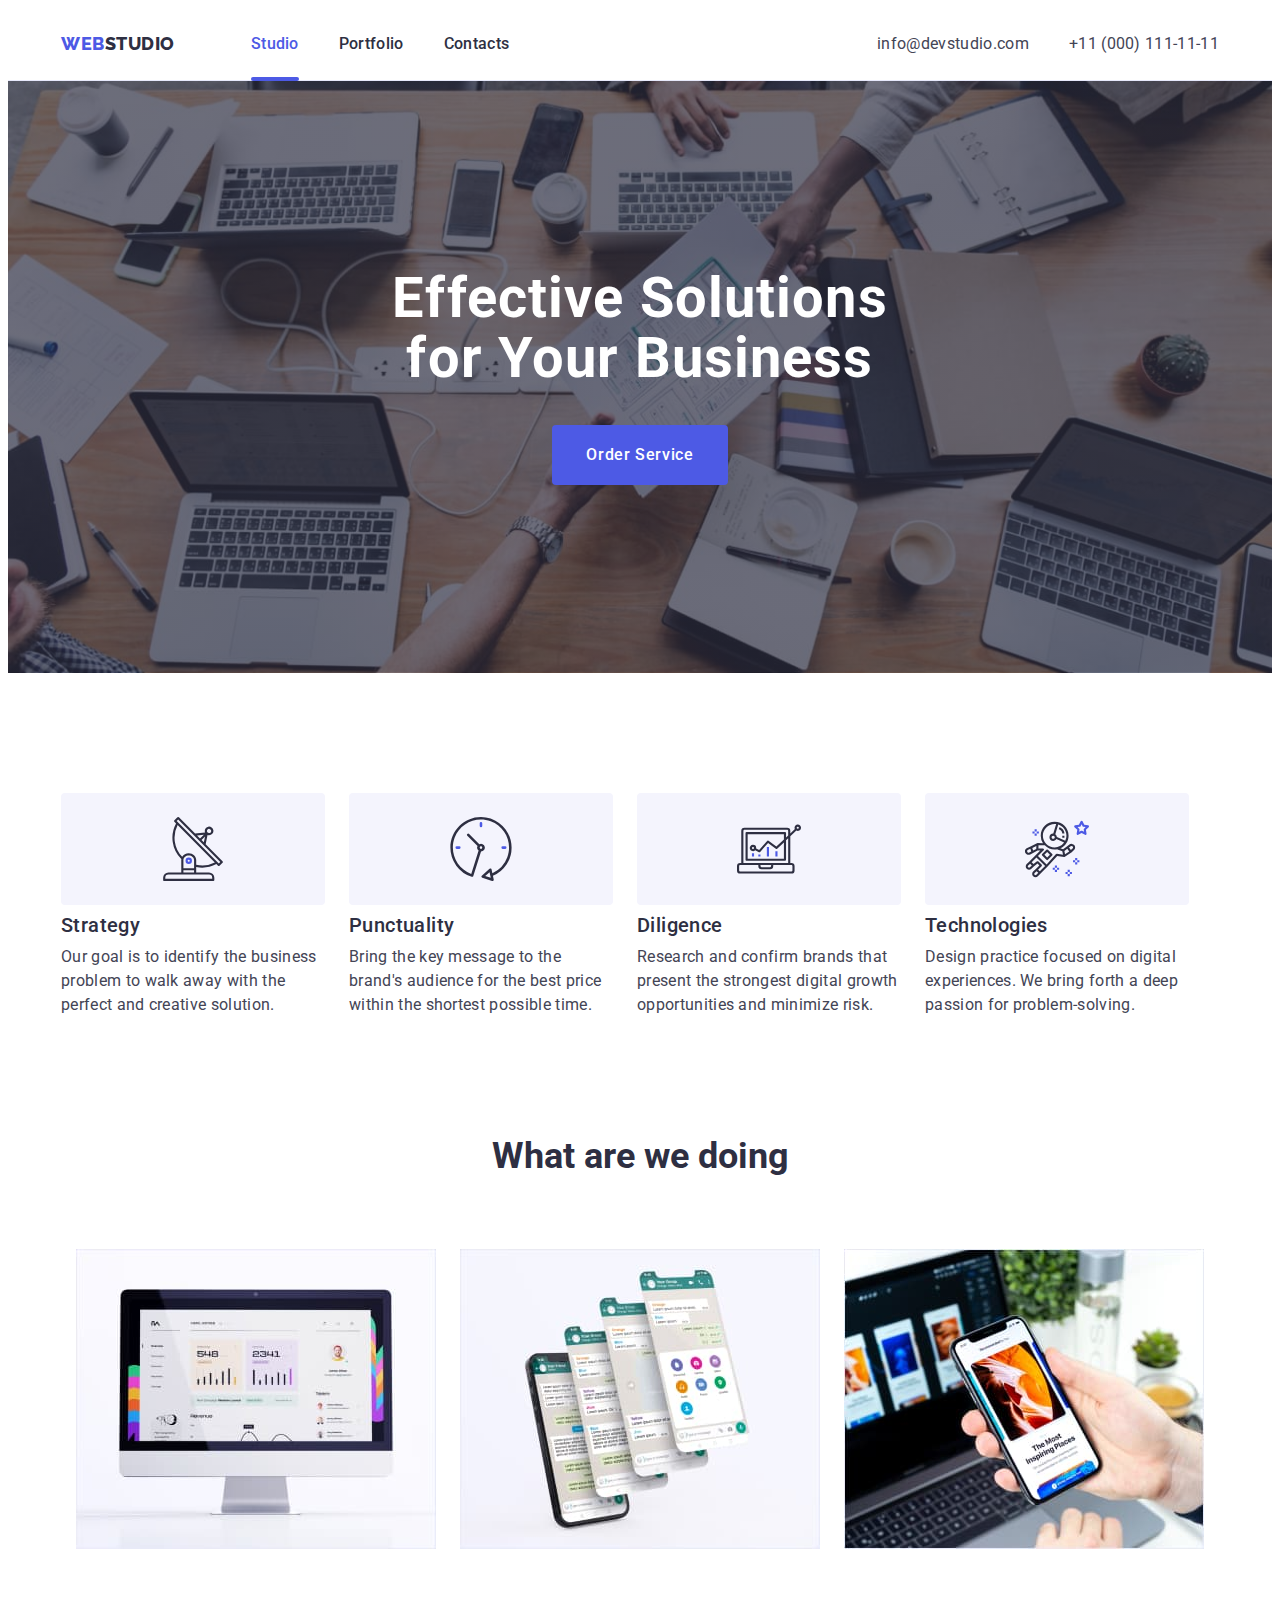
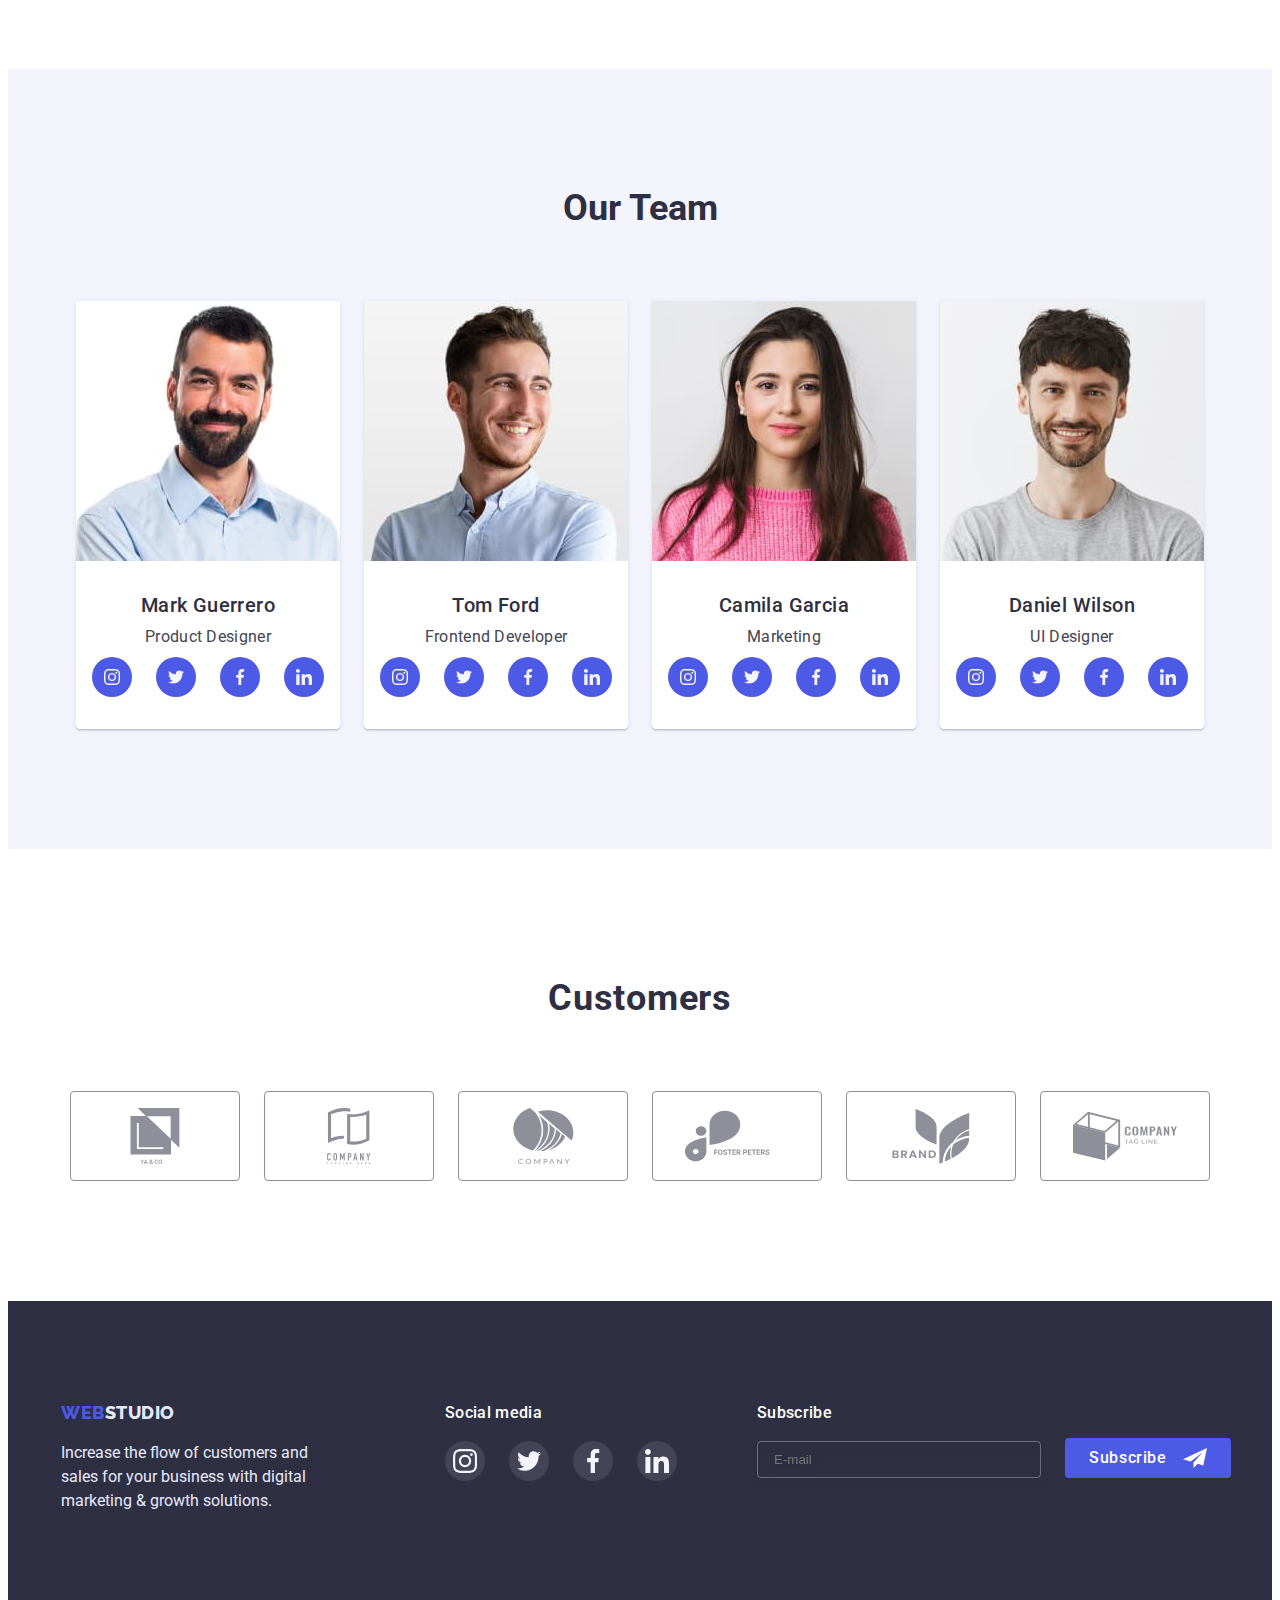
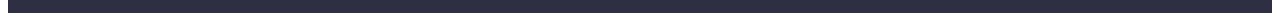
<file: index.html>
<!DOCTYPE html>
<html lang="en">
  <head>
    <meta charset="UTF-8" />
    <meta http-equiv="X-UA-Compatible" content="IE=edge" />
    <meta name="viewport" content="width=device-width, initial-scale=1.0" />
    <title>WebStudio</title>
    <link rel="preconnect" href="https://fonts.googleapis.com" />
    <link rel="preconnect" href="https://fonts.gstatic.com" crossorigin />
    <link
      href="https://fonts.googleapis.com/css2?family=Raleway:wght@800&family=Roboto:wght@400;500;700;900&display=swap"
      rel="stylesheet"
    />
    <link
      rel="stylesheet"
      href="https://cdnjs.cloudflare.com/ajax/libs/modern-normalize/1.1.0/modern-normalize.min.css"
      integrity="sha512-wpPYUAdjBVSE4KJnH1VR1HeZfpl1ub8YT/NKx4PuQ5NmX2tKuGu6U/JRp5y+Y8XG2tV+wKQpNHVUX03MfMFn9Q=="
      crossorigin="anonymous"
      referrerpolicy="no-referrer"
    />
    <link rel="stylesheet" href="./css/styles.css" />
  </head>
  <body>
    <header class="header">
      <div class="container">
        <a href="./index.html" class="logo"
            >Web<span class="first-logo text">Studio</span></a
          >
          <button type="button" class="menu-toggle js-open-menu"
          aria-expanded="false"
          aria-controls="mobile-menu">
            <svg class="nav-icon" width="32px" height="22px">
              <use href="./images/icons.svg#icon-menu-hamburger"></use>
            </svg>
          </button>  
          <div class="menu-container js-menu-container" id="mobile-menu">
      <button class="menu-toggle js-close-menu">
        <svg width="8px" height="8px" class="icon">
              <use href="./images/icons.svg#icon-modal-button"></use>
            </svg>
      </button>

      <div class="mobile-menu">
        <nav class="mobile navigation">
          <ul class="site-nav">
            <li class="item">
              <a href="./index.html" class="link current">Studio</a>
            </li>
            <li class="item">
              <a href="./portfolio.html" class="link">Portfolio</a>
            </li>
            <li class="item"><a href="#" class="link">Contacts</a></li>
          </ul>
        </nav>
<div class="address-links-thumb">
          <address class="mobile address">
          <ul class="address-links">
            <li class="item">
              <a href="tel:+110001111111" class="number address-link"
                >+11 (000) 111-11-11</a
              >
            </li>
            <li class="item">
              <a href="mailto:info@devstudio.com" class="address-link"
                >info@devstudio.com</a
              >
            </li>
          </ul>
        </address>
        <ul class="mobile social-links list">
                  <li class="icon-box">
                    <a href="#" class="media-link">
                      <svg width="24px" height="24px">
                        <use
                          href="./images/icons.svg#icon-instagram"
                        ></use>
                      </svg>
                    </a>
                  </li>
                  <li class="icon-box">
                    <a href="#" class="media-link">
                      <svg width="24px" height="24px">
                        <use href="./images/icons.svg#icon-twitter"></use>
                      </svg>
                    </a>
                  </li>
                  <li class="icon-box">
                    <a href="#" class="media-link">
                      <svg width="24px" height="24px">
                        <use
                          href="./images/icons.svg#icon-facebook"
                        ></use>
                      </svg>
                    </a>
                  </li>
                  <li class="icon-box">
                    <a href="#" class="media-link">
                      <svg width="24px" height="24px">
                        <use
                          href="./images/icons.svg#icon-linkedin"
                        ></use>
                      </svg>
                    </a>
                  </li>
                </ul>
                </div>
      </div>
    </div>
          <nav class="desktop navigation">
          <ul class="desktop site-nav">
            <li class="item">
              <a href="./index.html" class="link current">Studio</a>
            </li>
            <li class="item">
              <a href="./portfolio.html" class="link">Portfolio</a>
            </li>
            <li class="item"><a href="#" class="link">Contacts</a></li>
          </ul>
        </nav>

        <address class="desktop address">
          <ul class="address-links">
            <li class="item">
              <a href="mailto:info@devstudio.com" class="address-link"
                >info@devstudio.com</a
              >
            </li>
            <li class="item">
              <a href="tel:+110001111111" class="address-link"
                >+11 (000) 111-11-11</a
              >
            </li>
          </ul>
        </address>

      </div>
    </header>
    <main>
      <section class="hero-section">
        <div class="container">
          <h1 class="hero-title">Effective Solutions for Your Business</h1>
          <button type="button" class="hero-button" data-modal-open>Order Service</button>
          <div class="backdrop is-hidden" data-modal>
            <div class="modal">
            <button type="button" class="modal-button" data-modal-close>
            <svg width="8px" height="8px" class="icon">
              <use href="./images/icons.svg#icon-modal-button"></use>
            </svg>
          </button>
          <h3 class="title">Leave your contacts and we will call you back</h3>
          <form class="modal-form">
            <label class="form-item">
              
            <span class="form-text first">Name</span><input type="text" name="name" class="modal-input">
            <div class="icon-thumb">
              <svg class="modal-icon" width="18px" height="24px">
              <use href="./images/icons.svg#icon-name-modal"></use>
            </svg>
          </div>
        </label>
            <label class="form-item">
            <span class="form-text">Phone</span><input type="tel" name="tel-number" class="modal-input">
            <div class="icon-thumb">
              <svg class="modal-icon" width="18px" height="24px">
              <use href="./images/icons.svg#icon-modal-phone"></use>
            </svg>
          </div>
        </label>
            <label class="form-item">
            <span class="form-text">Email</span><input type="email" name="mail" class="modal-input">
            <div class="icon-thumb">
              <svg class="modal-icon" width="18px" height="24px">
              <use href="./images/icons.svg#icon-modal-email"></use>
            </svg>
            </div>
          </label>
            <label class="form-item textarea"><span class="form-text">Comment</span><textarea name="comment" placeholder="Text input" class="modal-input textarea"></textarea></label>
            <label class="form-item checkbox"><input type="checkbox" class="orig-checkbox"><span class="custom-checkbox"></span><span class="form-text checkbox last">I accept the terms and conditions of the <a href="#">Privacy Policy</a></span></label>
            <button type="submit" class="modal-submit">Send</button>
          </form>
            </div>
          </div>
        </div>
      </section>
      <section class="advances section">
        <div class="container">
          <h2 class="invisible-title">Advances</h2>
          <ul class="advances list">
            <li class="item">
              <div class="icon-box">
                <svg width="64px" height="64px">
                  <use href="./images/icons.svg#icon-antenna"></use>
                </svg>
              </div>
              <h3 class="title">Strategy</h3>
              <p class="primary-text">
                Our goal is to identify the business problem to walk away with
                the perfect and creative solution.
              </p>
            </li>
            <li class="item">
              <div class="icon-box">
                <svg width="64px" height="64px">
                  <use href="./images/icons.svg#icon-clock"></use>
                </svg>
              </div>
              <h3 class="title">Punctuality</h3>
              <p class="primary-text">
                Bring the key message to the brand's audience for the best price
                within the shortest possible time.
              </p>
            </li>
            <li class="item">
              <div class="icon-box">
                <svg width="64px" height="64px">
                  <use href="./images/icons.svg#icon-diagram"></use>
                </svg>
              </div>
              <h3 class="title">Diligence</h3>
              <p class="primary-text">
                Research and confirm brands that present the strongest digital
                growth opportunities and minimize risk.
              </p>
            </li>
            <li class="item">
              <div class="icon-box">
                <svg width="64px" height="64px">
                  <use href="./images/icons.svg#icon-astronaut"></use>
                </svg>
              </div>
              <h3 class="title">Technologies</h3>
              <p class="primary-text">
                Design practice focused on digital experiences. We bring forth a
                deep passion for problem-solving.
              </p>
            </li>
          </ul>
        </div>
      </section>
      <section class="work-section">
        <div class="container">
          <h2 class="section-title">What are we doing</h2>
          <ul class="works list">
            <li class="item">
              <img
              srcset="./images/computer.jpg 1x, ./images/computer@2x.jpg 2x"
                src="./images/computer.jpg"
                alt="Computer"
                width="360"
                height="300"
              />
            </li>
            <li class="item">
              <img
              srcset="./images/phone.jpg 1x, ./images/phone@2x.jpg 2x"
                src="./images/phone.jpg"
                alt="Phone"
                width="360"
                height="300"
              />
            </li>
            <li class="item">
              <img
              srcset="./images/search-phone.jpg 1x, ./images/search-phone@2x.jpg 2x"
                src="./images/search-phone.jpg"
                alt="Search in phones"
                width="360"
                height="300"
              />
            </li>
          </ul>
        </div>
      </section>
      <section class="team-section">
        <div class="container">
          <h2 class="section-title">Our Team</h2>
          <ul class="list">
            <li class="item">
              <img
              srcset="./images/mark.jpg 1x, ./images/mark@2x.jpg 2x"
                src="./images/mark.jpg"
                alt="Mark Guerrero"
                width="264"
                height="260"
                class="person-photo"
              />
              <div class="description">
                <h3 class="person-name title">Mark Guerrero</h3>
                <p class="primary-text">Product Designer</p>
                <ul class="social-links list">
                  <li class="icon-box">
                    <a href="#" class="social-link">
                      <svg width="16px" height="16px">
                        <use
                          href="./images/icons.svg#icon-instagram"
                        ></use>
                      </svg>
                    </a>
                  </li>
                  <li class="icon-box">
                    <a href="#" class="social-link">
                      <svg width="16px" height="16px">
                        <use href="./images/icons.svg#icon-twitter"></use>
                      </svg>
                    </a>
                  </li>
                  <li class="icon-box">
                    <a href="#" class="social-link">
                      <svg width="16px" height="16px">
                        <use
                          href="./images/icons.svg#icon-facebook"
                        ></use>
                      </svg>
                    </a>
                  </li>
                  <li class="icon-box">
                    <a href="#" class="social-link">
                      <svg width="16px" height="16px">
                        <use
                          href="./images/icons.svg#icon-linkedin"
                        ></use>
                      </svg>
                    </a>
                  </li>
                </ul>
              </div>
            </li>
            <li class="item">
              <img
            srcset="./images/tom.jpg 1x, ./images/tom@2x.jpg 2x"
                src="./images/tom.jpg"
                alt="Tom Ford"
                width="264"
                height="260"
                class="person-photo"
              />
              <div class="description">
                <h3 class="person-name title">Tom Ford</h3>
                <p class="primary-text">Frontend Developer</p>
                <ul class="social-links list">
                  <li class="icon-box">
                    <a href="#" class="social-link">
                      <svg width="16px" height="16px">
                        <use
                          href="./images/icons.svg#icon-instagram"
                        ></use>
                      </svg>
                    </a>
                  </li>
                  <li class="icon-box">
                    <a href="#" class="social-link">
                      <svg width="16px" height="16px">
                        <use href="./images/icons.svg#icon-twitter"></use>
                      </svg>
                    </a>
                  </li>
                  <li class="icon-box">
                    <a href="#" class="social-link">
                      <svg width="16px" height="16px">
                        <use
                          href="./images/icons.svg#icon-facebook"
                        ></use>
                      </svg>
                    </a>
                  </li>
                  <li class="icon-box">
                    <a href="#" class="social-link">
                      <svg width="16px" height="16px">
                        <use
                          href="./images/icons.svg#icon-linkedin"
                        ></use>
                      </svg>
                    </a>
                  </li>
                </ul>
              </div>
            </li>
            <li class="item">
              <img
              srcset="./images/camila.jpg 1x, ./images/camila@2x.jpg 2x"
                src="./images/camila.jpg"
                alt="Camila Garcia"
                width="264"
                height="260"
                class="person-photo"
              />
              <div class="description">
                <h3 class="person-name title">Camila Garcia</h3>
                <p class="primary-text">Marketing</p>
                <ul class="social-links list">
                  <li class="icon-box">
                    <a href="#" class="social-link">
                      <svg width="16px" height="16px">
                        <use
                          href="./images/icons.svg#icon-instagram"
                        ></use>
                      </svg>
                    </a>
                  </li>
                  <li class="icon-box">
                    <a href="#" class="social-link">
                      <svg width="16px" height="16px">
                        <use href="./images/icons.svg#icon-twitter"></use>
                      </svg>
                    </a>
                  </li>
                  <li class="icon-box">
                    <a href="#" class="social-link">
                      <svg width="16px" height="16px">
                        <use
                          href="./images/icons.svg#icon-facebook"
                        ></use>
                      </svg>
                    </a>
                  </li>
                  <li class="icon-box">
                    <a href="#" class="social-link">
                      <svg width="16px" height="16px">
                        <use
                          href="./images/icons.svg#icon-linkedin"
                        ></use>
                      </svg>
                    </a>
                  </li>
                </ul>
              </div>
            </li>
            <li class="item">
              <img
              srcset="./images/daniel.jpg 1x, ./images/daniel@2x.jpg 2x"
                src="./images/daniel.jpg"
                alt="Daniel Wilson"
                width="264"
                height="260"
                class="person-photo"
              />
              <div class="description">
                <h3 class="person-name title">Daniel Wilson</h3>
                <p class="primary-text">UI Designer</p>
                <ul class="social-links list">
                  <li class="icon-box">
                    <a href="#" class="social-link">
                      <svg width="16px" height="16px">
                        <use
                          href="./images/icons.svg#icon-instagram"
                        ></use>
                      </svg>
                    </a>
                  </li>
                  <li class="icon-box">
                    <a href="#" class="social-link">
                      <svg width="16px" height="16px">
                        <use href="./images/icons.svg#icon-twitter"></use>
                      </svg>
                    </a>
                  </li>
                  <li class="icon-box">
                    <a href="#" class="social-link">
                      <svg width="16px" height="16px">
                        <use
                          href="./images/icons.svg#icon-facebook"
                        ></use>
                      </svg>
                    </a>
                  </li>
                  <li class="icon-box">
                    <a href="#" class="social-link">
                      <svg width="16px" height="16px">
                        <use
                          href="./images/icons.svg#icon-linkedin"
                        ></use>
                      </svg>
                    </a>
                  </li>
                </ul>
              </div>
            </li>
          </ul>
        </div>
      </section>
      <section class="clients-section">
        <div class="container">
          <h2 class="section-title">Customers</h2>
          <ul class="clients list">
            <li class="icon-box">
              <a href="#" class="social-link">
                <svg width="104px" height="56px" class="icon">
                  <use href="./images/icons.svg#icon-client-one"></use>
                </svg>
              </a>
            </li>
            <li class="icon-box">
              <a href="#" class="social-link">
                <svg width="104px" height="56px" class="icon">
                <use href="./images/icons.svg#icon-client-two"></use>
                </svg>
              </a>
            </li>
            <li class="icon-box">
              <a href="#" class="social-link">
                <svg width="104px" height="56px" class="icon">
                  <use href="./images/icons.svg#icon-client-three"></use>
                </svg>
              </a>
            </li>
            <li class="icon-box">
              <a href="#" class="social-link">
                <svg width="104px" height="56px" class="icon">
                  <use href="./images/icons.svg#icon-client-four"></use>
                </svg>
              </a>
            </li>
            <li class="icon-box">
              <a href="#" class="social-link">
                <svg width="104px" height="56px" class="icon">
                  <use href="./images/icons.svg#icon-client-five"></use>
                </svg>
              </a>
            </li>
            <li class="icon-box">
              <a href="#" class="social-link">
                <svg width="104px" height="56px" class="icon">
                  <use href="./images/icons.svg#icon-client-six"></use>
                </svg>
              </a>
            </li>
            
        </div>
      </section>
    </main>
    <footer class="footer">
      <div class="container">
        <div class="text-box">
        <a href="./index.html" class="logo"
          >Web<span class="second-logo text">Studio</span></a
        >
        <p class="footer-text">
          Increase the flow of customers and sales for your business with
          digital marketing & growth solutions.
        </p>
        </div>
        <div class="media-box">
          <h2 class="title">Social media</h2>
                <ul class="social-links list">
                  <li class="icon-box">
                    <a href="#" class="media-link">
                      <svg width="24px" height="24px">
                        <use
                          href="./images/icons.svg#icon-instagram"
                        ></use>
                      </svg>
                    </a>
                  </li>
                  <li class="icon-box">
                    <a href="#" class="media-link">
                      <svg width="24px" height="24px">
                        <use href="./images/icons.svg#icon-twitter"></use>
                      </svg>
                    </a>
                  </li>
                  <li class="icon-box">
                    <a href="#" class="media-link">
                      <svg width="24px" height="24px">
                        <use
                          href="./images/icons.svg#icon-facebook"
                        ></use>
                      </svg>
                    </a>
                  </li>
                  <li class="icon-box">
                    <a href="#" class="media-link">
                      <svg width="24px" height="24px">
                        <use
                          href="./images/icons.svg#icon-linkedin"
                        ></use>
                      </svg>
                    </a>
                  </li>
                </ul>
         </div>
   
         <form class="footer-form">
          <label class="mail">
            <span class="primary-text">Subscribe</span>
            <input type="email" class="input-mail" placeholder="E-mail">
          </label>
          <button type="submit" class="mail-submit">
            <span class="submit-text">Subscribe</span>
            <svg class="submit-icon" width="24px" height="24px">
              <use href="./images/icons.svg#icon-submit">
              </use>
            </svg>
          </button>
         </form>

      </div>
    </footer>

    <script src="./js/modal.js"></script>
    <script src="./js/mobile-menu.js"></script>
  </body>
</html>
</file>
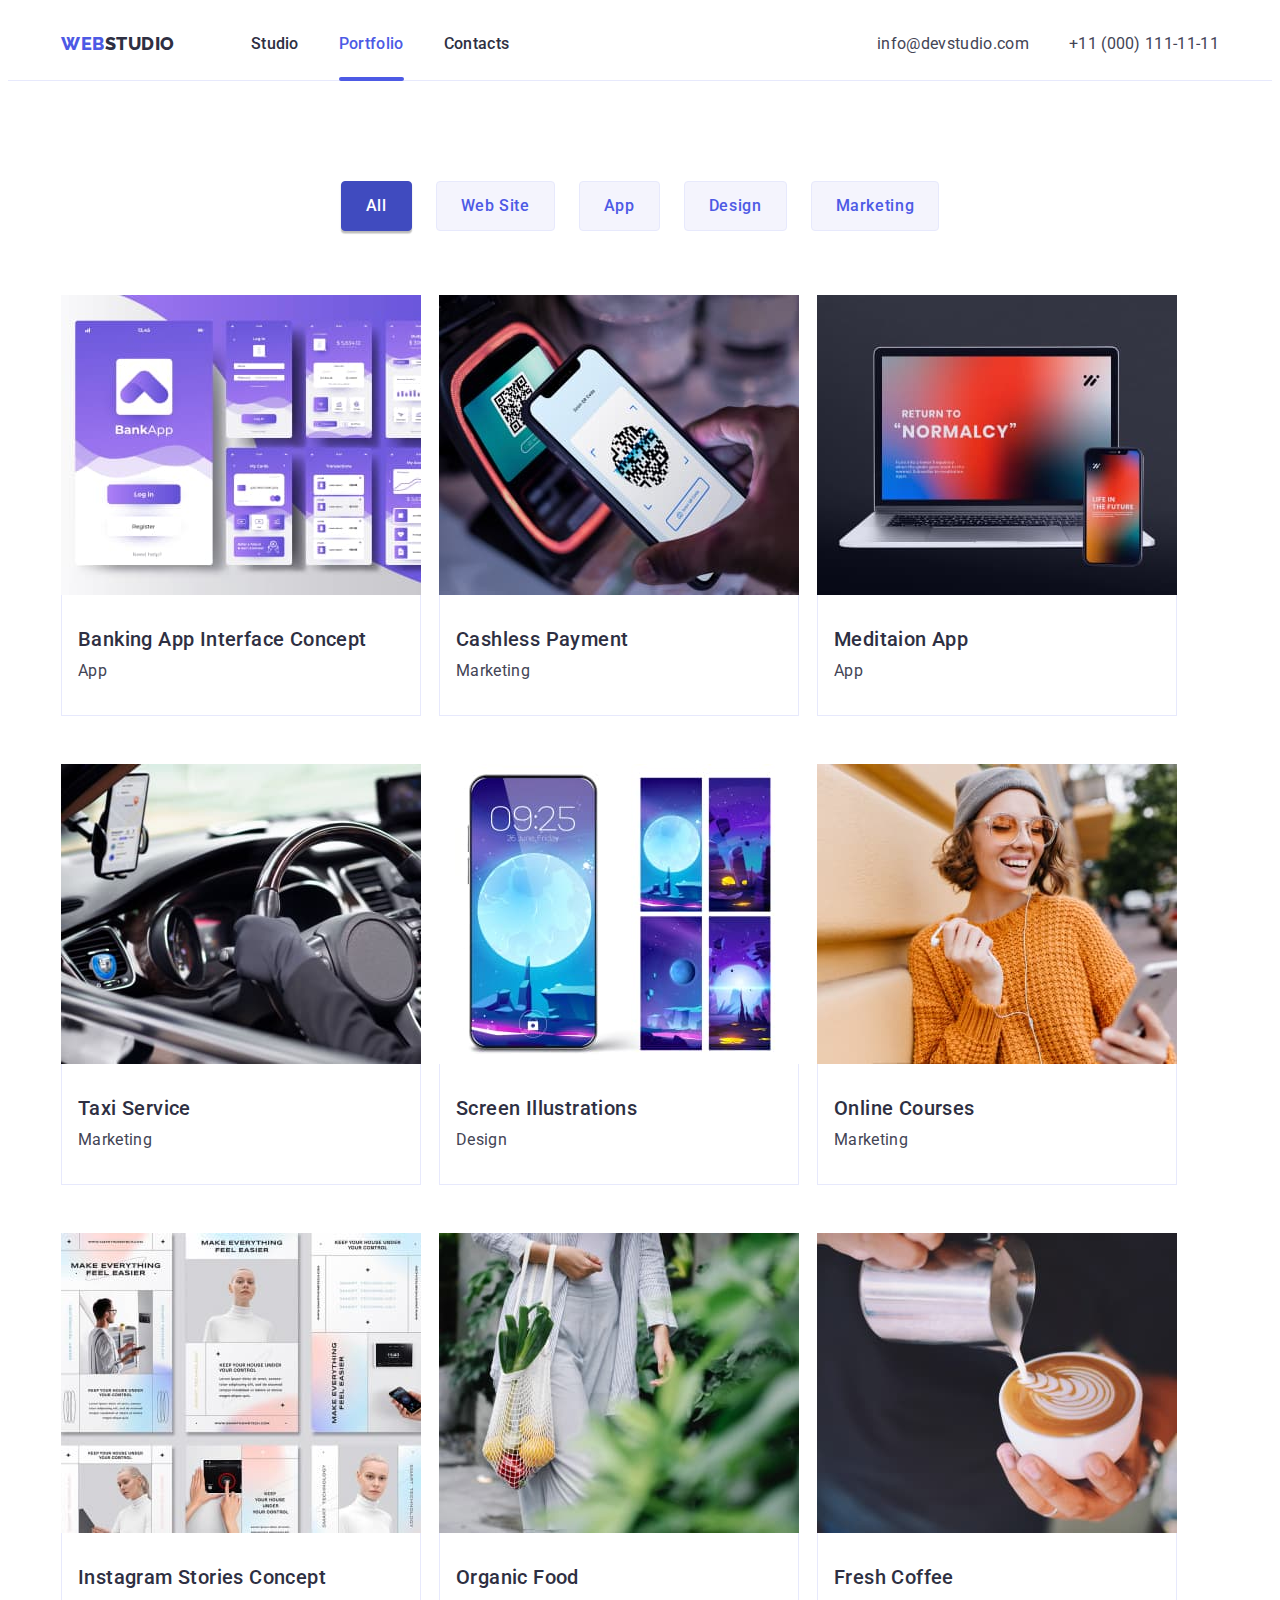
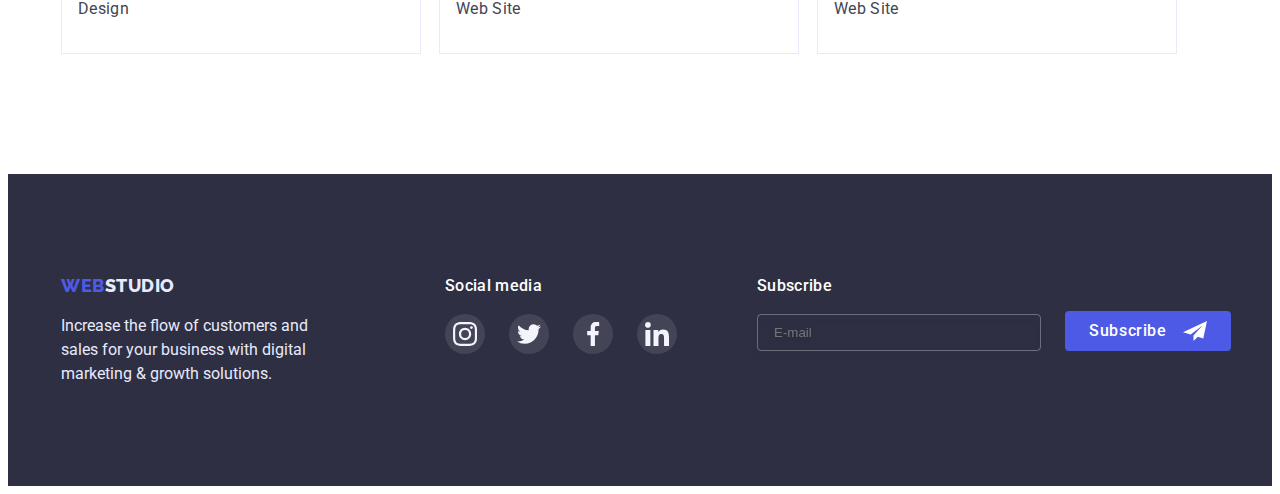
<file: portfolio.html>
<!DOCTYPE html>
<html lang="en">
  <head>
    <meta charset="UTF-8" />
    <meta http-equiv="X-UA-Compatible" content="IE=edge" />
    <meta name="viewport" content="width=device-width, initial-scale=1.0" />
    <title>WebStudio</title>
    <link rel="preconnect" href="https://fonts.googleapis.com" />
    <link rel="preconnect" href="https://fonts.gstatic.com" crossorigin />
    <link
      href="https://fonts.googleapis.com/css2?family=Raleway:wght@800&family=Roboto:wght@400;500;700;900&display=swap"
      rel="stylesheet"
    />
    <link
      rel="stylesheet"
      href="https://cdnjs.cloudflare.com/ajax/libs/modern-normalize/1.1.0/modern-normalize.min.css"
      integrity="sha512-wpPYUAdjBVSE4KJnH1VR1HeZfpl1ub8YT/NKx4PuQ5NmX2tKuGu6U/JRp5y+Y8XG2tV+wKQpNHVUX03MfMFn9Q=="
      crossorigin="anonymous"
      referrerpolicy="no-referrer"
    />
    <link rel="stylesheet" href="./css/styles.css" />
  </head>
  <body>
    <header class="header">
      <div class="container">
        <a href="./index.html" class="logo"
            >Web<span class="first-logo text">Studio</span></a
          >
          <button type="button" class="menu-toggle js-open-menu"
          aria-expanded="false"
          aria-controls="mobile-menu">
            <svg class="nav-icon" width="32px" height="22px">
              <use href="./images/icons.svg#icon-menu-hamburger"></use>
            </svg>
          </button>  
          <div class="menu-container js-menu-container" id="mobile-menu">
      <button class="menu-toggle js-close-menu">
        <svg width="8px" height="8px" class="icon">
              <use href="./images/icons.svg#icon-modal-button"></use>
            </svg>
      </button>

      <div class="mobile-menu">
        <nav class="mobile navigation">
          <ul class="site-nav">
            <li class="item">
              <a href="./index.html" class="link">Studio</a>
            </li>
            <li class="item">
              <a href="./portfolio.html" class="link current">Portfolio</a>
            </li>
            <li class="item"><a href="#" class="link">Contacts</a></li>
          </ul>
        </nav>
<div class="address-links-thumb">
          <address class="mobile address">
          <ul class="address-links">
            <li class="item">
              <a href="tel:+110001111111" class="number address-link"
                >+11 (000) 111-11-11</a
              >
            </li>
            <li class="item">
              <a href="mailto:info@devstudio.com" class="address-link"
                >info@devstudio.com</a
              >
            </li>
          </ul>
        </address>
        <ul class="mobile social-links list">
                  <li class="icon-box">
                    <a href="#" class="media-link">
                      <svg width="24px" height="24px">
                        <use
                          href="./images/icons.svg#icon-instagram"
                        ></use>
                      </svg>
                    </a>
                  </li>
                  <li class="icon-box">
                    <a href="#" class="media-link">
                      <svg width="24px" height="24px">
                        <use href="./images/icons.svg#icon-twitter"></use>
                      </svg>
                    </a>
                  </li>
                  <li class="icon-box">
                    <a href="#" class="media-link">
                      <svg width="24px" height="24px">
                        <use
                          href="./images/icons.svg#icon-facebook"
                        ></use>
                      </svg>
                    </a>
                  </li>
                  <li class="icon-box">
                    <a href="#" class="media-link">
                      <svg width="24px" height="24px">
                        <use
                          href="./images/icons.svg#icon-linkedin"
                        ></use>
                      </svg>
                    </a>
                  </li>
                </ul>
                </div>
      </div>
    </div>
          <nav class="desktop navigation">
          <ul class="desktop site-nav">
            <li class="item">
              <a href="./index.html" class="link">Studio</a>
            </li>
            <li class="item">
              <a href="./portfolio.html" class="link current">Portfolio</a>
            </li>
            <li class="item"><a href="#" class="link">Contacts</a></li>
          </ul>
        </nav>

        <address class="desktop address">
          <ul class="address-links">
            <li class="item">
              <a href="mailto:info@devstudio.com" class="address-link"
                >info@devstudio.com</a
              >
            </li>
            <li class="item">
              <a href="tel:+110001111111" class="address-link"
                >+11 (000) 111-11-11</a
              >
            </li>
          </ul>
        </address>

      </div>
    </header>
    <main>
      
        <section class="portfolio-section">
          <div class="container">
            <h1 class="invisible-title">Examples of works</h1>
          <ul class="buttons-list">
            <li class="item">
              <button type="button" class="filter-button current">All</button>
            </li>
            <li class="item">
              <button type="button" class="filter-button">Web Site</button>
            </li>
            <li class="item"><button type="button" class="filter-button">App</button></li>
            <li class="item"><button type="button" class="filter-button">Design</button></li>
            <li class="item">
              <button type="button" class="filter-button">Marketing</button>
            </li>
          </ul>

          <ul class="portfolio list">
            <li class="portfolio item">
              <a href="#" class="link">
              <div class="thumb">
                <picture>
                  <source srcset="./images/bankapp.jpg 1x, ./images/bankapp@2x.jpg 2x" media="(min-width: 768px)">                
                  <img
                srcset="./images/bankapp-mobile.jpg 1x, ./images/bankapp-mobile@2x.jpg 2x"
                  src="./images/bankapp.jpg"
                  alt="photo of work"
                />
              </picture>
                <div class="thumb-description">
                  <p class="thumb-text">
                  14 Stylish and 
                  User-Friendly App Design Concepts 
                  · Task Manager App · Calorie Tracker App · 
                  Exotic Fruit Ecommerce App ·
                  Cloud Storage App
                  </p>
                </div>
              </div>

               <div class="description"> 
                <h2 class="title">Banking App Interface Concept</h2>
                <p class="primary-text">App</p>
              </div>
            </a>
            </li>
            <li class="portfolio item">
              <a href="#" class="link">
                <div class="thumb">
              <picture>
                  <source srcset="./images/cashless.jpg 1x, ./images/cashless@2x.jpg 2x" media="(min-width: 768px)">                
                  <img
                srcset="./images/cashless-mobile.jpg 1x, ./images/cashless-mobile@2x.jpg 2x"
                  src="./images/cashless.jpg"
                  alt="photo of work"
                />
              </picture>
                  <div class="thumb-description">
                  <p class="thumb-text">
                  14 Stylish and 
                  User-Friendly App Design Concepts 
                  · Task Manager App · Calorie Tracker App · 
                  Exotic Fruit Ecommerce App ·
                  Cloud Storage App
                  </p>
                </div>
              </div>
             
                <div class="description">
                  <h2 class="title">Cashless Payment</h2>
                <p class="primary-text">Marketing</p>
              </div>
              </a>
            </li>
            <li class="portfolio item">
              <a href="#" class="link">
                <div class="thumb">
                <picture>
                  <source srcset="./images/mediation.jpg 1x, ./images/mediation@2x.jpg 2x" media="(min-width: 768px)">                
                  <img
                srcset="./images/mediation-mobile.jpg 1x, ./images/mediation-mobile@2x.jpg 2x"
                  src="./images/mediation.jpg"
                  alt="photo of work"
                />
              </picture>
                <div class="thumb-description">
                  <p class="thumb-text">
                  14 Stylish and 
                  User-Friendly App Design Concepts 
                  · Task Manager App · Calorie Tracker App · 
                  Exotic Fruit Ecommerce App ·
                  Cloud Storage App
                  </p>
                </div>
              </div>
       
                <div class="description">
                <h2 class="title">Meditaion App</h2>
                <p class="primary-text">App</p>
              </div>
              </a>
            </li>
            <li class="portfolio item">
              <a href="#" class="link">
                <div class="thumb">
               <picture>
                  <source srcset="./images/taxiservice.jpg 1x, ./images/taxiservice@2x.jpg 2x" media="(min-width: 768px)">                
                  <img
                srcset="./images/taxiservice-mobile.jpg 1x, ./images/taxiservice-mobile@2x.jpg 2x"
                  src="./images/taxiservice.jpg"
                  alt="photo of work"
                />
              </picture>
                <div class="thumb-description">
                  <p class="thumb-text">
                  14 Stylish and 
                  User-Friendly App Design Concepts 
                  · Task Manager App · Calorie Tracker App · 
                  Exotic Fruit Ecommerce App ·
                  Cloud Storage App
                  </p>
                </div>
              </div>
                
                <div class="description">
                <h2 class="title">Taxi Service</h2>
                <p class="primary-text">Marketing</p>
              </div>
              </a>
            </li>
            <li class="portfolio item">
              <a href="#" class="link">
                <div class="thumb">
              <picture>
                  <source srcset="./images/screenillustrations.jpg 1x, ./images/screenillustrations@2x.jpg 2x" media="(min-width: 768px)">                
                  <img
                srcset="./images/screenillustrations-mobile.jpg 1x, ./images/screenillustrations-mobile@2x.jpg 2x"
                  src="./images/screenillustrations.jpg"
                  alt="photo of work"
                />
              </picture>
                <div class="thumb-description">
                  <p class="thumb-text">
                  14 Stylish and 
                  User-Friendly App Design Concepts 
                  · Task Manager App · Calorie Tracker App · 
                  Exotic Fruit Ecommerce App ·
                  Cloud Storage App
                  </p>
                </div>
              </div>
                
                <div class="description">
                  <h2 class="title">Screen Illustrations</h2>
                <p class="primary-text">Design</p>
              </div>
                </a>
            </li>
            <li class="portfolio item">
              <a href="#" class="link">
                <div class="thumb">
              <picture>
                  <source srcset="./images/onlinecourses.jpg 1x, ./images/onlinecourses@2x.jpg 2x" media="(min-width: 768px)">                
                  <img
                srcset="./images/onlinecourses-mobile.jpg 1x, ./images/onlinecourses-mobile@2x.jpg 2x"
                  src="./images/onlinecourses.jpg"
                  alt="photo of work"
                />
              </picture>
                <div class="thumb-description">
                  <p class="thumb-text">
                  14 Stylish and 
                  User-Friendly App Design Concepts 
                  · Task Manager App · Calorie Tracker App · 
                  Exotic Fruit Ecommerce App ·
                  Cloud Storage App
                  </p>
                </div>
              </div>
                
                <div class="description">
                  <h2 class="title">Online Courses</h2>
                <p class="primary-text">Marketing</p>
              </div>
              </a>
            </li>
            <li class="portfolio item">
              <a href="#" class="link">
                <div class="thumb">
                  <picture>
                  <source srcset="./images/instconsept.jpg 1x, ./images/instconsept@2x.jpg 2x" media="(min-width: 768px)">                
                  <img
                srcset="./images/instconsept-mobile.jpg 1x, ./images/instconsept-mobile@2x.jpg 2x"
                  src="./images/instconsept.jpg"
                  alt="photo of work"
                />
              </picture>
                <div class="thumb-description">
                  <p class="thumb-text">
                  14 Stylish and 
                  User-Friendly App Design Concepts 
                  · Task Manager App · Calorie Tracker App · 
                  Exotic Fruit Ecommerce App ·
                  Cloud Storage App
                  </p>
                </div>
              </div>
                
                <div class="description">
                <h2 class="title">Instagram Stories Concept</h2>
                <p class="primary-text">Design</p>
              </div>
              </a>
            </li>
            <li class="portfolio item">
              <a href="#" class="link">
                <div class="thumb">
              <picture>
                  <source srcset="./images/orgfood.jpg 1x, ./images/orgfood@2x.jpg 2x" media="(min-width: 768px)">                
                  <img
                srcset="./images/orgfood-mobile.jpg 1x, ./images/orgfood-mobile@2x.jpg 2x"
                  src="./images/orgfood.jpg"
                  alt="photo of work"
                />
              </picture>
                <div class="thumb-description">
                  <p class="thumb-text">
                  14 Stylish and 
                  User-Friendly App Design Concepts 
                  · Task Manager App · Calorie Tracker App · 
                  Exotic Fruit Ecommerce App ·
                  Cloud Storage App
                  </p>
                </div>
              </div>
                
                <div class="description">
                  <h2 class="title">Organic Food</h2>
                <p class="primary-text">Web Site</p>
              </div>
              </a>
            </li>
            <li class="portfolio item">
              <a href="#" class="link">
                <div class="thumb">
              <picture>
                  <source srcset="./images/freshcoffe.jpg 1x, ./images/freshcoffe@2x.jpg 2x" media="(min-width: 768px)">                
                  <img
                srcset="./images/freshcoffe-mobile.jpg 1x, ./images/freshcoffe-mobile@2x.jpg 2x"
                  src="./images/freshcoffe.jpg"
                  alt="photo of work"
                />
              </picture>
                <div class="thumb-description">
                  <p class="thumb-text">
                  14 Stylish and 
                  User-Friendly App Design Concepts 
                  · Task Manager App · Calorie Tracker App · 
                  Exotic Fruit Ecommerce App ·
                  Cloud Storage App
                  </p>
                </div>
              </div>
                
                <div class="description">
                <h2 class="title">Fresh Coffee</h2>
                <p class="primary-text">Web Site</p>
              </div>
            </a>
            </li>
          </ul></div>
        </section>
      </div>
    </main>
    <footer class="footer">
      <div class="container">
        <div class="text-box">
        <a href="./index.html" class="logo"
          >Web<span class="second-logo text">Studio</span></a
        >
        <p class="footer-text">
          Increase the flow of customers and sales for your business with
          digital marketing & growth solutions.
        </p>
        </div>
        <div class="media-box">
          <h2 class="title">Social media</h2>
                <ul class="social-links list">
                  <li class="icon-box">
                    <a href="#" class="media-link">
                      <svg width="24px" height="24px">
                        <use
                          href="./images/icons.svg#icon-instagram"
                        ></use>
                      </svg>
                    </a>
                  </li>
                  <li class="icon-box">
                    <a href="#" class="media-link">
                      <svg width="24px" height="24px">
                        <use href="./images/icons.svg#icon-twitter"></use>
                      </svg>
                    </a>
                  </li>
                  <li class="icon-box">
                    <a href="#" class="media-link">
                      <svg width="24px" height="24px">
                        <use
                          href="./images/icons.svg#icon-facebook"
                        ></use>
                      </svg>
                    </a>
                  </li>
                  <li class="icon-box">
                    <a href="#" class="media-link">
                      <svg width="24px" height="24px">
                        <use
                          href="./images/icons.svg#icon-linkedin"
                        ></use>
                      </svg>
                    </a>
                  </li>
                </ul>
         </div>
   
         <form class="footer-form">
          <label class="mail">
            <span class="primary-text">Subscribe</span>
            <input type="email" class="input-mail" placeholder="E-mail">
          </label>
          <button type="submit" class="mail-submit">
            <span class="submit-text">Subscribe</span>
            <svg class="submit-icon" width="24px" height="24px">
              <use href="./images/icons.svg#icon-submit">
              </use>
            </svg>
          </button>
         </form>

      </div>
    </footer>
    <script src="./js/mobile-menu.js"></script>
  </body>
</html>
</file>
<file: css/styles.css>
:root {
  --main-text-color: #434455;
  --title-text-color: #2e2f42;
  --accent-text-color: #4d5ae5;
  --primary-white-color: #ffffff;
  --team-section-color: #f4f4fd;
  --footer-text-color: #e7e9fc;
  --button-accent-color: #404bbf;
  --clients-color: #8e8f99;
  --footer-hover-links: #31d0aa;
  --modal-bg-color: #fcfcfc;
  --modal-btn-color: #000000;
  --checkbox-text-color: #757575;
}

body {
  color: var(--main-text-color);
  font-family: 'Roboto', sans-serif;
  font-style: normal;
  font-size: 16px;
  background-color: var(--primary-white-color);
}

h1,
h2,
h3,
h4,
h5,
h6 {
  margin-top: 0;
  margin-bottom: 0;
}

ul {
  margin: 0;
  padding-left: 0;
  list-style-type: none;
}

img {
  display: block;
}

.container {
  padding-left: 16px;
  padding-right: 16px;
  margin-left: auto;
  margin-right: auto;
}

/* @media screen and (max-width: 767px) {
  .container {
    max-width: 428px;
  }
} */

@media screen and (min-width: 768px) {
  .container {
    max-width: 768px;
  }
}

@media screen and (min-width: 1200px) {
  .container {
    display: flex;
    align-items: center;

    max-width: 1158px;
    padding-left: 15px;
    padding-right: 15px;
  }
}

.header {
  border-bottom: 1px solid var(--footer-text-color);
}

.header .container {
  display: flex;
  align-items: center;
}

.logo {
  color: var(--accent-text-color);
  font-family: 'Raleway', sans-serif;
  font-style: normal;
  font-weight: 800;
  font-size: 18px;
  line-height: 1.33;
  letter-spacing: 0.03em;
  text-transform: uppercase;
  text-decoration: none;
}

.first-logo.text {
  color: var(--title-text-color);
}

.second-logo.text {
  color: var(--footer-text-color);
}

.link {
  color: var(--main-text-color);
  text-decoration: none;
  display: block;
}

@media screen and (max-width: 768px) {
  .header .logo {
    margin-top: 24px;
    margin-bottom: 22px;
    margin-right: 120px;
  }
}

@media screen and (min-width: 768px) {
  .header .logo {
    margin-right: 120px;
  }
}

@media screen and (min-width: 1200px) {
  .header .logo {
    margin-right: 76px;
  }
}

.navigation {
  display: flex;
}

.desktop.site-nav {
  display: flex;
  list-style-type: none;
  margin-top: 0;
  margin-bottom: 0;
  padding-left: 0;
  padding-right: 0;
}

.desktop.site-nav .link {
  padding-top: 24px;
  padding-bottom: 24px;

  color: var(--title-text-color);
  font-family: 'Roboto', sans-serif;
  font-style: normal;
  font-weight: 500;
  font-size: 16px;
  line-height: 1.5;
  letter-spacing: 0.02em;
  background-color: var(--primary-white-color);

  transition: color 250ms cubic-bezier(0.4, 0, 0.2, 1);
}

.desktop.site-nav .item:not(:last-child) {
  margin-right: 40px;
}

.desktop.site-nav .link:hover,
.desktop.site-nav .link:focus {
  color: var(--accent-text-color);

  transition: color 250ms cubic-bezier(0.4, 0, 0.2, 1);
}

.desktop.site-nav .link.current {
  position: relative;

  color: var(--accent-text-color);
}

.desktop.site-nav .link.current::after {
  content: '';
  position: absolute;
  left: 0;
  bottom: 0;
  transform: translateY(1px);

  display: block;
  width: 100%;
  height: 4px;

  background-color: var(--accent-text-color);
  border-radius: 2px;
}

.desktop.address {
  margin-left: auto;
}

@media screen and (min-width: 1200px) {
  .desktop.address {
    margin-top: 0;
    margin-bottom: 0;
  }
}

.desktop .address-links {
  margin-top: 0;
  margin-bottom: 0;
  padding-left: 0;
  padding-right: 0;
  list-style-type: none;
}

@media screen and (min-width: 1200px) {
  .desktop .address-links {
    display: flex;
  }
}

.desktop .address-link {
  color: var(--main-text-color);
  font-family: 'Roboto', sans-serif;
  font-style: normal;
  font-weight: 400;
  font-size: 12px;
  line-height: 1.17;
  letter-spacing: 0.04em;
  text-decoration: none;

  transition: color 250ms cubic-bezier(0.4, 0, 0.2, 1);
}

@media screen and (min-width: 1200px) {
  .desktop .address-link {
    padding-top: 26px;
    padding-bottom: 26px;
    font-size: 16px;
    line-height: 1.5;
    letter-spacing: 0.02em;
  }
  .desktop .address-links .item:not(:last-child) {
    margin-right: 40px;
  }
}

.desktop .address-link:hover,
.desktop .address-link:focus {
  color: var(--accent-text-color);

  transition: color 250ms cubic-bezier(0.4, 0, 0.2, 1);
}

@media screen and (max-width: 767px) {
  .navigation,
  .address {
    display: none;
  }
}

.menu {
  display: flex;
  padding: 0;
  margin: 0;
  list-style: none;
}

@media (max-width: 768px) {
  .menu {
    display: none;
  }
}

.menu .link {
  padding: 10px;
  color: inherit;
  text-decoration: none;
}

.menu .link:hover,
.menu .link:focus {
  text-decoration: underline;
}

.menu-toggle {
  display: flex;
  justify-content: center;
  align-items: center;
  margin-left: auto;

  box-sizing: content-box;

  border-color: transparent;
  background-color: transparent;
  cursor: pointer;
}

@media (min-width: 768px) {
  .menu-toggle {
    display: none;
  }
}

.menu-toggle:hover,
.menu-toggle:focus {
  background-color: rgba(0, 0, 0, 0.1);
}

.menu-container {
  position: fixed;
  top: 0;
  left: 0;
  width: 100vw;
  height: 100vh;
  padding: 80px 40px 40px 40px;
  background-color: var(--primary-white-color);
  z-index: 999;

  transform: translateY(-130%);
  transition: transform 300ms cubic-bezier(0.4, 0, 0.2, 1);
}

.menu-container.is-open {
  transform: translateY(0);
}

.menu-container .menu-toggle {
  position: absolute;
  top: 24px;
  right: 24px;
  display: flex;
  justify-content: center;
  align-items: center;
  padding: 0;
  width: 24px;
  height: 24px;

  color: var(--modal-btn-color);
  background-color: transparent;
  border: 1px solid rgba(0, 0, 0, 0.1);
  border-radius: 50%;
  cursor: pointer;

  transition: background-color 250ms cubic-bezier(0.4, 0, 0.2, 1),
    color 250ms cubic-bezier(0.4, 0, 0.2, 1),
    border-color 250ms cubic-bezier(0.4, 0, 0.2, 1);
}

.menu-toggle:hover .icon {
  --icon-color: currentColor;
  fill: var(--icon-color);
}

.menu-container .menu-toggle:hover,
.menu-container .menu-toggle:focus {
  color: var(--primary-white-color);
  background-color: var(--button-accent-color);
  border-color: transparent;

  transition: background-color 250ms cubic-bezier(0.4, 0, 0.2, 1),
    color 250ms cubic-bezier(0.4, 0, 0.2, 1),
    border-color 250ms cubic-bezier(0.4, 0, 0.2, 1);
}

@media screen and (min-width: 768px) {
  .menu-toggle {
    display: none;
  }
}

.nav-icon {
  stroke: var(--title-text-color);
}

.mobile-menu {
  display: flex;
  flex-direction: column;
  justify-content: space-between;
  height: 100%;
}

.mobile.navigation {
  display: flex;
  flex-direction: column;
}

.mobile.navigation .item:not(:last-child) {
  margin-bottom: 40px;
}

.mobile.navigation .link {
  font-weight: 700;
  font-size: 36px;
  line-height: 1.11;
  letter-spacing: 0.02em;

  transition: color 250ms cubic-bezier(0.4, 0, 0.2, 1);
}

.site-nav .link:hover,
.site-nav .link:focus {
  color: var(--accent-text-color);
}

.mobile.navigation .link.current {
  color: var(--button-accent-color);
}

.mobile.address {
  display: flex;
  flex-direction: column;
  margin-bottom: 48px;
}

.mobile.address .item:not(:last-child) {
  margin-bottom: 40px;
}

.mobile.address .address-link {
  color: var(--main-text-color);
  font-family: 'Roboto', sans-serif;
  font-style: normal;
  font-weight: 500;
  font-size: 20px;
  line-height: 1.2;
  letter-spacing: 0.02em;
  text-decoration: none;

  transition: color 250ms cubic-bezier(0.4, 0, 0.2, 1);
}

.mobile.address .address-link:hover,
.mobile.address .address-link:focus {
  color: var(--accent-text-color);

  transition: color 250ms cubic-bezier(0.4, 0, 0.2, 1);
}

.mobile.address .number.address-link {
  font-weight: 700;
  font-size: 36px;
  line-height: 1.11;
  letter-spacing: 0.01em;
  color: var(--accent-text-color);
}

.mobile.social-links.list .media-link {
  background-color: var(--accent-text-color);
}

.mobile.social-links.list .media-link:hover,
.mobile.social-links.list .media-link:focus {
  background-color: var(--button-accent-color);

  transition: background-color 250ms cubic-bezier(0.4, 0, 0.2, 1);
}

/* HERO */
.hero-section {
  padding-top: 112px;
  padding-bottom: 112px;

  background-image: linear-gradient(
      to right,
      rgba(46, 47, 66, 0.7),
      rgba(46, 47, 66, 0.7)
    ),
    url(../images/mobile-hero-img.jpg);
  background-position: center;
  background-size: cover;
  background-repeat: no-repeat;
}

@media (min-device-pixel-ratio: 2),
  (-webkit-min-device-pixel-ratio: 2),
  (min-resolution: 192dpi),
  (min-resolution: 2dppx) {
  .hero-section {
    background-image: linear-gradient(
        to right,
        rgba(46, 47, 66, 0.7),
        rgba(46, 47, 66, 0.7)
      ),
      url(../images/mobile-hero-img@2x.jpg);
  }
}

@media screen and (min-width: 768px) {
  .hero-section {
    background-image: linear-gradient(
        to right,
        rgba(46, 47, 66, 0.7),
        rgba(46, 47, 66, 0.7)
      ),
      url(../images/tablet-hero-img.jpg);
    background-position: center;
    background-size: cover;
    background-repeat: no-repeat;
  }
}

@media (min-width: 768px) and (min-device-pixel-ratio: 2),
  (min-width: 768px) and (-webkit-min-device-pixel-ratio: 2),
  (min-width: 768px) and (min-resolution: 192dpi),
  (min-width: 768px) and (min-resolution: 2dppx) {
  .hero-section {
    background-image: linear-gradient(
        to right,
        rgba(46, 47, 66, 0.7),
        rgba(46, 47, 66, 0.7)
      ),
      url(../images/tablet-hero-img@2x.jpg);
  }
}

@media screen and (min-width: 1200px) {
  .hero-section {
    padding-top: 188px;
    padding-bottom: 188px;

    background-image: linear-gradient(
        to right,
        rgba(46, 47, 66, 0.7),
        rgba(46, 47, 66, 0.7)
      ),
      url(../images/hero-image.jpg);
    background-position: center;
    background-size: cover;
    background-repeat: no-repeat;
  }
}

@media (min-width: 1200px) and (min-device-pixel-ratio: 2),
  (min-width: 1200px) and (-webkit-min-device-pixel-ratio: 2),
  (min-width: 1200px) and (min-resolution: 192dpi),
  (min-width: 1200px) and (min-resolution: 2dppx) {
  .hero-section {
    background-image: linear-gradient(
        to right,
        rgba(46, 47, 66, 0.7),
        rgba(46, 47, 66, 0.7)
      ),
      url(../images/hero-image@2x.jpg);
  }
}

@media screen and (min-width: 1200px) {
  .hero-section .container {
    flex-direction: column;
  }
}

.hero-title {
  text-align: center;
  margin-left: auto;
  margin-right: auto;
  margin-bottom: 72px;
  max-width: 320px;

  color: var(--primary-white-color);
  font-weight: 700;
  font-size: 36px;
  line-height: 1.11;
  letter-spacing: 0.02em;
}

@media screen and (min-width: 768px) {
  .hero-title {
    margin-bottom: 36px;
    max-width: 496px;

    font-size: 56px;
    line-height: 1.07;
  }
}

.hero-button {
  display: block;
  margin-left: auto;
  margin-right: auto;
  padding: 16px 32px;

  color: var(--primary-white-color);
  font-family: 'Roboto', sans-serif;
  font-style: normal;
  font-weight: 500;
  font-size: 16px;
  line-height: 1.5;
  letter-spacing: 0.04em;
  background-color: var(--accent-text-color);
  border-color: transparent;
  border-radius: 4px;
  cursor: pointer;

  transition: background-color 250ms cubic-bezier(0.4, 0, 0.2, 1);
}

.hero-button:hover,
.hero-button:focus {
  background-color: var(--button-accent-color);
}
/* MODAL */
.backdrop {
  position: fixed;
  top: 0;
  left: 0;
  width: 100%;
  height: 100%;

  background-color: rgba(46, 47, 66, 0.4);
  opacity: 1;

  transition: opacity 250ms cubic-bezier(0.4, 0, 0.2, 1),
    background-color 250ms cubic-bezier(0.4, 0, 0.2, 1);
}

.backdrop.is-hidden {
  opacity: 0;
  pointer-events: none;

  transition: opacity 250ms cubic-bezier(0.4, 0, 0.2, 1),
    background-color 250ms cubic-bezier(0.4, 0, 0.2, 1);
}

.backdrop.is-hidden .modal {
  scale: 1.008;
  transition: scale 250ms cubic-bezier(0.4, 0, 0.2, 1),
    box-shadow 250ms cubic-bezier(0.4, 0, 0.2, 1);
}

.modal {
  position: absolute;
  left: 50%;
  top: 50%;
  transform: translate(-50%, -50%) scale(1);

  display: flex;
  flex-direction: column;
  max-width: 95vw;
  max-height: 95vh;
  /* min-height: 576px;
  min-width: 408px; */
  padding: 72px 24px 24px 24px;
  background-color: var(--modal-bg-color);
  box-shadow: 0px 1px 1px rgba(0, 0, 0, 0.14), 0px 1px 3px rgba(0, 0, 0, 0.12),
    0px 2px 1px rgba(0, 0, 0, 0.2);
  border-radius: 4px;

  transition: scale 250ms cubic-bezier(0.4, 0, 0.2, 1),
    box-shadow 250ms cubic-bezier(0.4, 0, 0.2, 1);
}

.modal-button {
  position: absolute;
  top: 24px;
  right: 24px;

  display: flex;
  justify-content: center;
  align-items: center;
  margin-left: auto;
  width: 24px;
  height: 24px;

  color: var(--modal-btn-color);
  background-color: var(--footer-text-color);
  border: 1px solid rgba(0, 0, 0, 0.1);
  border-radius: 50%;
  cursor: pointer;

  transition: background-color 250ms cubic-bezier(0.4, 0, 0.2, 1),
    color 250ms cubic-bezier(0.4, 0, 0.2, 1),
    border-color 250ms cubic-bezier(0.4, 0, 0.2, 1);
}

.modal-button:hover .icon {
  --icon-color: currentColor;
  fill: var(--icon-color);
}

.modal-button:hover,
.modal-button:focus {
  color: var(--primary-white-color);
  background-color: var(--button-accent-color);
  border-color: transparent;

  transition: background-color 250ms cubic-bezier(0.4, 0, 0.2, 1),
    color 250ms cubic-bezier(0.4, 0, 0.2, 1),
    border-color 250ms cubic-bezier(0.4, 0, 0.2, 1);
}

.modal .title {
  text-align: center;
  margin-bottom: 16px;

  font-size: 16px;
  line-height: 1.5;
}

.modal .modal-form {
  display: flex;
  flex-direction: column;
  align-items: center;
  max-width: 360px;
}

.modal .form-item {
  position: relative;

  display: flex;
  flex-direction: column;
  width: 100%;

  color: var(--title-text-color);
}

.modal .form-item:not(:last-child) {
  margin-bottom: 8px;
}
.modal .form-item.textarea {
  margin-bottom: 16px;
  width: 100%;
}
.modal .form-item.checkbox {
  margin-bottom: 24px;
  flex-direction: row;
  align-items: center;
}

.modal-input:focus + .icon-thumb {
  color: var(--accent-text-color);
}

.modal-form .modal-icon {
  position: absolute;
  top: 26px;
  left: 16px;

  --icon-color: currentColor;
  fill: var(--icon-color);
}

.modal .modal-input {
  padding-left: 38px;
  height: 40px;

  border: 1px solid rgba(33, 33, 33, 0.2);
  border-radius: 4px;
  transition: border 250ms cubic-bezier(0.4, 0, 0.2, 1);
}

.modal .modal-input:focus {
  outline: none;
  border: 1px solid var(--accent-text-color);
}

.modal .modal-input.textarea {
  resize: none;
  padding: 8px 16px;
  height: 120px;

  font-size: 12px;
  line-height: 1.7;
  letter-spacing: 0.04em;
}

.modal-form .form-text.first,
.modal-form .form-text.last {
  letter-spacing: 0.04em;
}

.modal-form .form-text {
  margin-bottom: 4px;

  font-size: 12px;
  line-height: 1.17;
  letter-spacing: 0.01em;
  color: var(--clients-color);
}

.modal-form .form-text:last-child {
  margin: 0;
}

.modal-form .textarea::placeholder {
  font-size: 12px;
  line-height: 1.17;
  letter-spacing: 0.04em;

  color: rgba(117, 117, 117, 0.5);
}

.modal-form .checkbox {
  color: var(--checkbox-text-color);
}

.orig-checkbox {
  position: absolute;
  -webkit-appearance: none;
  -moz-appearance: none;
  appearance: none;
}

.modal-form .custom-checkbox {
  box-sizing: border-box;
  display: inline-block;
  margin-right: 8px;
  width: 16px;
  height: 16px;
  border: 1.25px solid var(--title-text-color);
  border-radius: 2px;

  flex-shrink: 0;

  transition: background-image 250ms cubic-bezier(0.4, 0, 0.2, 1),
    background-color 250ms cubic-bezier(0.4, 0, 0.2, 1),
    border-color 250ms cubic-bezier(0.4, 0, 0.2, 1);
}

.orig-checkbox:checked + .custom-checkbox {
  background-image: url(../images/custom-checkbox.svg);
  background-size: contain;

  background-color: var(--button-accent-color);
  border-color: var(--button-accent-color);
}

.modal-form .modal-submit {
  width: 169px;
  padding: 16px 32px;
  color: var(--primary-white-color);
  font-family: 'Roboto', sans-serif;
  font-style: normal;
  font-weight: 500;
  font-size: 16px;
  line-height: 1.5;
  letter-spacing: 0.04em;
  background-color: var(--accent-text-color);
  border-color: transparent;
  border-radius: 4px;
  cursor: pointer;

  transition: background-color 250ms cubic-bezier(0.4, 0, 0.2, 1);
}

.modal-submit:hover,
.modal-submit:focus {
  background-color: var(--button-accent-color);
}

/* ADVANCES_SECTION */
.invisible-title {
  position: absolute;
  white-space: nowrap;
  width: 1px;
  height: 1px;
  overflow: hidden;
  border: 0;
  padding: 0;
  clip: rect(0 0 0 0);
  clip-path: inset(50%);
  margin: -1px;
}

.advances.section {
  padding-top: 96px;
  padding-bottom: 96px;
}

@media screen and (min-width: 1200px) {
  .advances.section {
    padding-top: 120px;
    padding-bottom: 120px;
  }
}

.section-title {
  color: var(--title-text-color);
  font-weight: 700;
  font-size: 36px;
  line-height: 1.11;
}

.title {
  text-align: center;
  color: var(--title-text-color);
  font-weight: 700;
  font-size: 36px;
  line-height: 1.11;
  letter-spacing: 0.02em;
}

@media screen and (min-width: 1200px) {
  .title {
    font-weight: 500;
    font-size: 20px;
    line-height: 1.2;
  }
}

@media screen and (min-width: 768px) {
  .title {
    text-align: start;
  }
}

.primary-text {
  margin-top: 8px;
  margin-bottom: 0;
  font-weight: 500;
  line-height: 1.5;
  letter-spacing: 0.02em;
}

@media screen and (min-width: 1200px) {
  .primary-text {
    font-weight: 400;
  }
}

@media screen and (min-width: 768px) {
  .advances.list {
    display: flex;
    flex-wrap: wrap;
    margin: -36px -12px;
  }
}

@media screen and (min-width: 768px) {
  .advances.list .item {
    margin: 36px 12px;
    width: calc((100% - 24px * 2) / 2);
  }
}

@media screen and (min-width: 1200px) {
  .advances.list {
    margin: 0;
  }
}
@media screen and (min-width: 1200px) {
  .advances.list .item {
    margin: 0 24px 0 0;
    width: 264px;
  }

  .advances.list .item:last-child {
    margin-right: 0;
  }
}

@media screen and (max-width: 768px) {
  .advances.list .item:not(:last-child) {
    margin-bottom: 72px;
  }
}

.advances.list .icon-box {
  display: flex;
  justify-content: center;
  align-items: center;
  height: 112px;
  margin-bottom: 8px;

  background-color: var(--team-section-color);
  border-radius: 4px;
}

@media screen and (max-width: 1200px) {
  .advances.list .icon-box {
    display: none;
  }
}

/* WORK-SECTION */
@media screen and (max-width: 1200px) {
  .work-section {
    display: none;
  }
}

.work-section {
  padding-bottom: 120px;
}

.work-section .container {
  flex-direction: column;
}

.work-section .section-title {
  margin-bottom: 72px;
}

.works.list {
  display: flex;
  padding-left: 0;
}

.works.list .item:not(:last-child) {
  margin-right: 24px;
}

/* TEAM-SECTION */

.team-section {
  padding-top: 96px;
  padding-bottom: 96px;

  background-color: var(--team-section-color);
}

@media screen and (min-width: 1200px) {
  .team-section {
    padding-top: 120px;
    padding-bottom: 120px;
  }
}

@media screen and (min-width: 1200px) {
  .team-section .container {
    flex-direction: column;
  }
}

.team-section .section-title {
  margin-bottom: 72px;
  text-align: center;
}

.team-section .list {
  display: flex;
  flex-direction: column;
  align-items: center;
  row-gap: 72px;
}

@media screen and (min-width: 768px) {
  .team-section .list {
    flex-direction: row;
    flex-wrap: wrap;
    justify-content: center;
    column-gap: 24px;
    row-gap: 64px;
  }
}

.team-section .item {
  width: 264px;

  background-color: var(--primary-white-color);
  box-shadow: 0px 1px 6px rgba(46, 47, 66, 0.08),
    0px 1px 1px rgba(46, 47, 66, 0.16), 0px 2px 1px rgba(46, 47, 66, 0.08);
  border-radius: 0px 0px 4px 4px;
}

@media screen and (min-width: 1200px) {
  .team-section .item {
    text-align: center;
    width: calc((100% - 72px) / 4);
    margin-bottom: 0;
  }
}

.team-section .description {
  padding: 32px 16px;
}

.person-name {
  margin-bottom: 8px;

  font-weight: 500;
  font-size: 20px;
  line-height: 1.2;

  text-align: center;
  letter-spacing: 0.02em;
  color: var(--title-text-color);
}

.team-section .primary-text {
  margin: 0;
  margin-bottom: 8px;

  line-height: 1.5;
  text-align: center;
  letter-spacing: 0.02em;
  color: var(--main-text-color);
}

.social-links.list {
  display: flex;
  flex-direction: row;
  gap: 24px;
}

.social-links.list .social-link {
  display: flex;
  justify-content: center;
  align-items: center;
  width: 40px;
  height: 40px;

  background-color: var(--accent-text-color);
  border-radius: 50%;

  transition: background-color 250ms cubic-bezier(0.4, 0, 0.2, 1);
}

.social-links.list .social-link:hover,
.social-links.list .social-link:focus {
  background-color: var(--button-accent-color);

  transition: background-color 250ms cubic-bezier(0.4, 0, 0.2, 1);
}

/* CLIETS-SECTION */

.clients-section {
  padding: 96px 0;
}

@media screen and (min-width: 1200px) {
  .clients-section {
    padding-top: 130px;
    padding-bottom: 120px;
  }
}

@media screen and (min-width: 1200px) {
  .clients-section .container {
    display: flex;
    flex-direction: column;
  }
}

.clients-section .section-title {
  margin-bottom: 72px;

  font-weight: 700;
  font-size: 36px;
  line-height: 1.11;
  text-align: center;
  letter-spacing: 0.02em;
}

.clients.list {
  display: flex;
  flex-wrap: wrap;
  justify-content: center;
  align-items: center;

  margin: -36px -8px;
}

@media screen and (min-width: 1200px) {
  .clients.list {
    display: flex;
    margin: 0;
    gap: 24px;
  }
}

.clients.list .icon-box {
  margin: 36px 8px;
}

@media screen and (min-width: 768px) {
  .clients.list .icon-box {
    margin: 36px 12px;
  }
}

@media screen and (min-width: 1200px) {
  .clients.list .icon-box {
    margin: 0;
  }
}

.clients.list .social-link {
  display: flex;
  justify-content: center;
  align-items: center;
  width: 190px;
  height: 88px;

  color: var(--clients-color);
  border: 1px solid var(--clients-color);
  border-radius: 4px;

  transition: color 250ms cubic-bezier(0.4, 0, 0.2, 1),
    border-color 250ms cubic-bezier(0.4, 0, 0.2, 1);
}

@media screen and (min-width: 768px) {
  .clients.list .social-link {
    width: 168px;
  }
}

.clients.list .icon {
  --icon-color: currentColor;
  fill: var(--icon-color);
}

.clients.list .social-link:hover {
  color: var(--button-accent-color);
  border-color: var(--button-accent-color);
}

/* FOOTER */
.footer {
  background-color: var(--title-text-color);
}

@media screen and (min-width: 1200px) {
  .footer {
    padding-top: 100px;
    padding-bottom: 100px;
  }
}

.footer {
  padding-top: 96px;
  padding-bottom: 96px;
}

@media screen and (min-width: 768px) {
  .footer {
    padding-top: 100px;
    padding-bottom: 100px;
  }
}

@media screen and (min-width: 768px) {
  .footer .container {
    display: flex;
    flex-wrap: wrap;
    padding-left: 108px;
  }
}

@media screen and (min-width: 1200px) {
  .footer .container {
    flex-wrap: nowrap;
    align-items: flex-start;
    padding-left: 15px;
  }
}

.footer .logo {
  margin: 0 0 16px 0;
}

.footer-text {
  max-width: 264px;
  margin-top: 0;
  margin-bottom: 0;

  color: var(--footer-text-color);
  line-height: 1.5;
}

@media screen and (min-width: 1200px) {
  .footer-text {
    width: 264px;
  }
}

.footer .text-box {
  display: flex;
  flex-direction: column;
  align-items: center;
  margin-bottom: 72px;
}

@media screen and (min-width: 768px) {
  .footer .text-box {
    align-items: flex-start;
    margin-right: 24px;
  }
}

@media screen and (min-width: 1200px) {
  .footer .text-box {
    margin-right: 120px;
    margin-bottom: 0;
  }
}

.footer .media-box {
  margin-bottom: 72px;
}

@media screen and (min-width: 1200px) {
  .footer .media-box {
    margin-right: 80px;
  }
}

@media screen and (min-width: 1200px) {
  .footer .media-box {
    margin-bottom: 0;
  }
}

.media-box .title {
  margin-bottom: 16px;
  font-weight: 500;
  font-size: 16px;
  line-height: 1.5;
  letter-spacing: 0.02em;

  color: var(--primary-white-color);
}

.footer .social-links.list {
  display: flex;
  flex-direction: row;
  justify-content: center;
  gap: 24px;
}

@media screen and (min-width: 768px) {
  .footer .social-links.list {
    justify-content: flex-start;
  }
}

.social-links {
  padding-left: 0;
}

.social-links.list .media-link {
  display: flex;
  justify-content: center;
  align-items: center;
  width: 40px;
  height: 40px;

  background-color: rgba(255, 255, 255, 0.1);
  border-radius: 50%;

  transition: background-color 250ms cubic-bezier(0.4, 0, 0.2, 1);
}

.social-links.list .media-link:hover {
  background-color: var(--footer-hover-links);

  transition: background-color 250ms cubic-bezier(0.4, 0, 0.2, 1);
}

.footer-form {
  display: flex;
  flex-direction: column;
  align-items: center;
}

@media screen and (min-width: 768px) {
  .footer-form {
    flex-direction: row;
    align-items: flex-end;
  }
}

.footer-form .primary-text {
  font-weight: 500;
  color: var(--primary-white-color);
  margin-top: 0;
  margin-bottom: 16px;
}

.footer-form .mail {
  display: flex;
  flex-direction: column;
  align-items: center;
  width: 100%;
  margin-bottom: 16px;
}

@media screen and (min-width: 768px) {
  .footer-form .mail {
    margin-bottom: 0;
    align-items: flex-start;
    margin-right: 24px;
  }
}

.footer-form .input-mail {
  width: 100%;
  padding-left: 16px;
  padding-top: 10px;
  padding-bottom: 10px;

  color: var(--primary-white-color);

  background-color: transparent;
  border: 1px solid rgba(255, 255, 255, 0.3);
  border-radius: 4px;
  filter: drop-shadow(0px 4px 4px rgba(0, 0, 0, 0.15));

  transition: border 250ms cubic-bezier(0.4, 0, 0.2, 1);
}

@media screen and (min-width: 768px) {
  .footer-form .input-mail {
    width: 264px;
  }
}

.footer-form .input-mail:focus {
  outline: none;
  border: 1px solid var(--accent-text-color);
}

.footer-form .mail-submit {
  display: flex;
  align-items: center;
  padding: 8px 24px;

  color: var(--primary-white-color);
  font-family: 'Roboto', sans-serif;
  font-style: normal;
  font-weight: 500;
  font-size: 16px;
  line-height: 1.5;
  letter-spacing: 0.04em;
  background: var(--accent-text-color);
  border: 0px;
  border-radius: 4px;
  cursor: pointer;

  transition: background-color 250ms cubic-bezier(0.4, 0, 0.2, 1);
}

.footer-form .mail-submit:hover,
.footer-form .mail-submit:focus {
  background-color: var(--button-accent-color);
}

.footer-form .submit-text {
  margin-right: 16px;
  padding: 0;
}

/* PORTFOLIO */
.portfolio-section {
  padding-top: 48px;
  padding-bottom: 48px;
}

@media screen and (min-width: 768px) {
  .portfolio-section {
    padding-top: 64px;
    padding-bottom: 96px;
  }
}

@media screen and (min-width: 1200px) {
  .portfolio-section {
    padding-top: 100px;
    padding-bottom: 120px;
  }
}

@media screen and (min-width: 1200px) {
  .portfolio-section .container {
    display: flex;
    flex-direction: column;
  }
}

.buttons-list {
  display: flex;
  flex-direction: row;
  align-items: center;
  flex-wrap: wrap;
  row-gap: 16px;

  margin-top: 0;
  margin-bottom: 48px;
}

@media screen and (min-width: 768px) {
  .buttons-list {
    justify-content: center;
    margin-bottom: 64px;
  }
}

.filter-button {
  padding: 8px 16px;

  color: var(--accent-text-color);
  font-family: 'Roboto', sans-serif;
  font-style: normal;
  font-weight: 500;
  font-size: 16px;
  line-height: 1.5;
  letter-spacing: 0.04em;
  background-color: var(--team-section-color);
  border: 1px solid var(--footer-text-color);
  border-radius: 4px;
  cursor: pointer;

  transition: background-color 250ms cubic-bezier(0.4, 0, 0.2, 1),
    border-color 250ms cubic-bezier(0.4, 0, 0.2, 1),
    color 250ms cubic-bezier(0.4, 0, 0.2, 1),
    box-shadow 250ms cubic-bezier(0.4, 0, 0.2, 1);
}

@media screen and (min-width: 768px) {
  .filter-button {
    padding: 12px 24px;
  }
}

.buttons-list .item:not(:last-child) {
  margin-right: 24px;
}

.filter-button:hover,
.filter-button:focus {
  color: var(--primary-white-color);
  background-color: var(--button-accent-color);
  border-color: var(--button-accent-color);
}

@media screen and (min-width: 768px) {
  .filter-button:hover,
  .filter-button:focus {
    box-shadow: 0px 3px 1px rgba(0, 0, 0, 0.1), 0px 2px 1px rgba(0, 0, 0, 0.08),
      0px 2px 2px rgba(0, 0, 0, 0.12);
  }
}

.filter-button.current {
  color: var(--primary-white-color);
  background: var(--button-accent-color);
  border-color: var(--button-accent-color);
  border-radius: 4px;
}

@media screen and (min-width: 768px) {
  .filter-button.current {
    box-shadow: 0px 3px 1px rgba(0, 0, 0, 0.1), 0px 2px 1px rgba(0, 0, 0, 0.08),
      0px 2px 2px rgba(0, 0, 0, 0.12);
    border-radius: 4px;
  }
}

.portfolio-section .portfolio {
  display: flex;
  align-items: center;
  justify-content: center;
  flex-wrap: wrap;
  margin: 0 auto -48px auto;
  padding: 0;
}

@media screen and (min-width: 768px) {
  .portfolio-section .portfolio {
    justify-content: flex-start;
    margin: 0 -20px -48px 0;
  }
}

.portfolio.list .link {
  transition: box-shadow 250ms cubic-bezier(0.4, 0, 0.2, 1);
}

.portfolio.list .link:hover,
.portfolio.list .link:focus {
  box-shadow: 0px 1px 6px rgba(46, 47, 66, 0.08),
    0px 1px 1px rgba(46, 47, 66, 0.16), 0px 2px 1px rgba(46, 47, 66, 0.08);
  transition: box-shadow 250ms cubic-bezier(0.4, 0, 0.2, 1);
}

.portfolio .title {
  text-align: start;
  margin-bottom: 8px;

  font-weight: 500;
  font-size: 20px;
  line-height: 1.2;
}

.portfolio .primary-text {
  margin: 0;
}

.portfolio.list .thumb-text {
  margin: 0;
  line-height: 1.5;
  letter-spacing: 0.02em;
  color: var(--primary-white-color);
}

.portfolio.list .primary-text {
  font-weight: 400;
}

.portfolio .description {
  padding: 32px 16px;
  border-right: 1px solid var(--footer-text-color);
  border-bottom: 1px solid var(--footer-text-color);
  border-left: 1px solid var(--footer-text-color);
}

.portfolio .item {
  max-width: 396px;
  margin-bottom: 48px;
}

@media screen and (min-width: 768px) {
  .portfolio .item {
    margin-right: 18px;
  }
}

.portfolio.list .thumb {
  position: relative;
  overflow: hidden;
}

.portfolio.list .thumb-description {
  position: absolute;
  top: 0;
  bottom: 0;
  width: 100%;
  transform: translateY(100%);

  display: flex;
  padding-top: 40px;
  padding-left: 32px;
  padding-right: 32px;

  background-color: var(--accent-text-color);

  transition: transform 250ms cubic-bezier(0.4, 0, 0.2, 1);
}

.portfolio .link:hover .thumb-description {
  transform: translateY(0);

  transition: transform 250ms cubic-bezier(0.4, 0, 0.2, 1);
}
</file>
